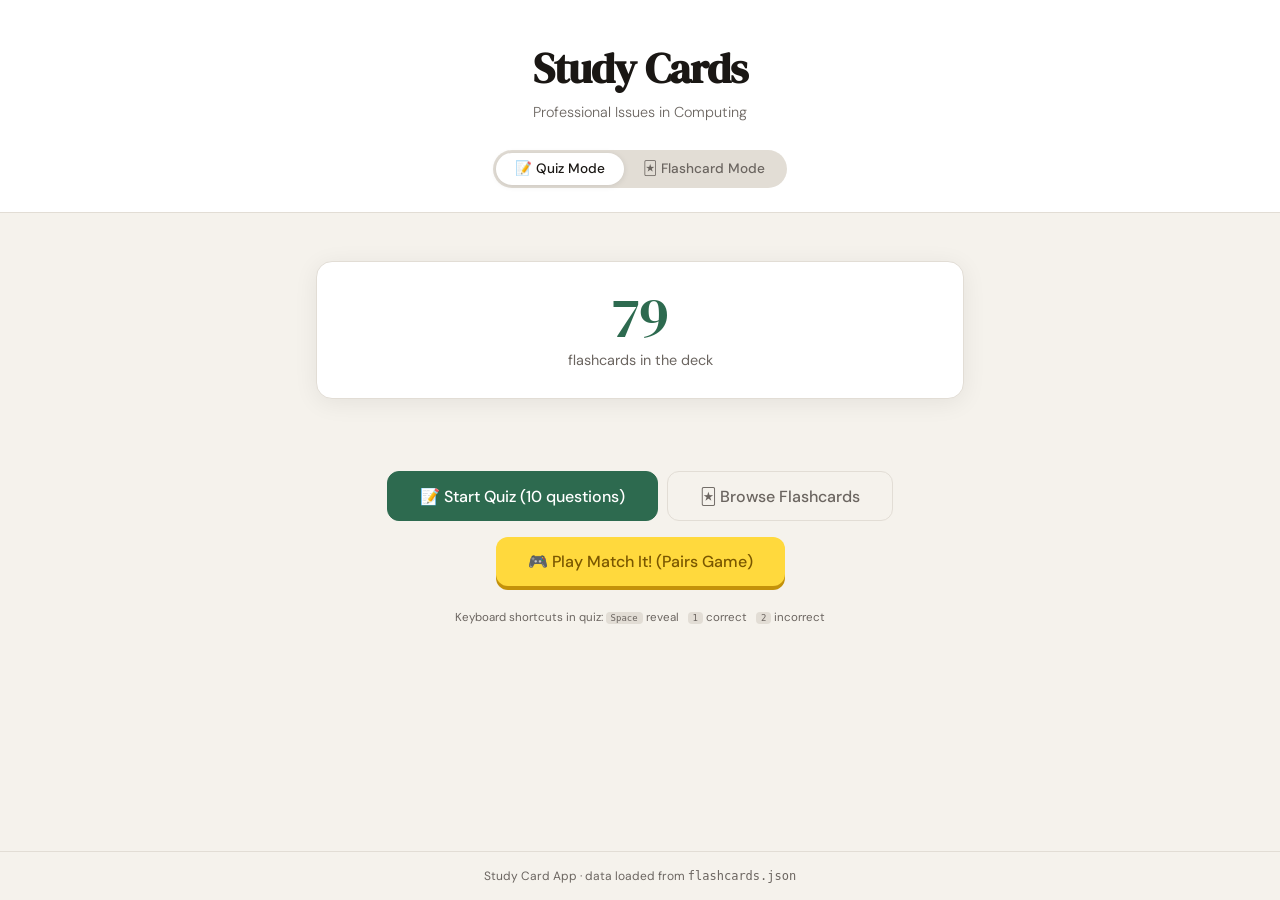
<file: index.html>
<!DOCTYPE html>
<html lang="en">
<head>
  <meta charset="UTF-8" />
  <meta name="viewport" content="width=device-width, initial-scale=1.0" />
  <title>Flashcard Study App</title>

  <!-- Our stylesheet -->
  <link rel="stylesheet" href="style.css" />
</head>
<body>

  <!-- ══════════════════════════════════════════════════════════
       HEADER
       Contains the app title and the Quiz / Flashcard mode toggle.
  ══════════════════════════════════════════════════════════ -->
  <header>
    <h1>Study Cards</h1>
    <p class="subtitle">Professional Issues in Computing</p>

    <!-- Mode toggle — switches between Quiz and Flashcard mode -->
    <div class="mode-toggle" role="group" aria-label="App mode">
      <button id="toggle-quiz" class="active" aria-pressed="true">📝 Quiz Mode</button>
      <button id="toggle-fc"   aria-pressed="false">🃏 Flashcard Mode</button>
    </div>
  </header>

  <!-- ══════════════════════════════════════════════════════════
       MAIN CONTENT AREA
       All screens live inside <main>. Only one is visible at a
       time — controlled by the "active" class in script.js.
  ══════════════════════════════════════════════════════════ -->
  <main>

    <!-- ─────────────────────────────────────────────────────────
         HOME SCREEN  (#home-screen)
         Shown when the app first loads.
    ───────────────────────────────────────────────────────── -->
    <section class="screen active" id="home-screen" aria-label="Home">

      <div class="home-screen">

        <!-- Deck info panel -->
        <div class="deck-info" id="deck-info">
          <div class="count" id="deck-count">…</div>
          <p>flashcards in the deck</p>
        </div>

        <!-- Last score (loaded from localStorage by script.js) -->
        <p class="last-score-banner" id="last-score" aria-live="polite"></p>

        <!-- Action buttons -->
        <div class="btn-row">
          <button class="btn btn-accent btn-lg" id="start-quiz-btn">
            📝 Start Quiz (10 questions)
          </button>
          <button class="btn btn-ghost btn-lg" id="browse-fc-btn">
            🃏 Browse Flashcards
          </button>
        </div>

        <!-- Link to the matching pairs game -->
        <div class="btn-row mt-2">
          <a href="match.html" class="btn btn-lg"
             style="background:#ffd93d;color:#7a5700;border:none;text-decoration:none;box-shadow:0 4px 0 #c4920a;">
            🎮 Play Match It! (Pairs Game)
          </a>
        </div>

        <!-- Keyboard shortcut legend (quiz mode) -->
        <p class="kbd-hint mt-3">
          Keyboard shortcuts in quiz:
          <kbd>Space</kbd> reveal &nbsp;
          <kbd>1</kbd> correct &nbsp;
          <kbd>2</kbd> incorrect
        </p>
      </div>

    </section><!-- /#home-screen -->


    <!-- ─────────────────────────────────────────────────────────
         QUIZ SCREEN  (#quiz-screen)
         Shown during an active quiz round.
    ───────────────────────────────────────────────────────── -->
    <section class="screen" id="quiz-screen" aria-label="Quiz">

      <!-- Progress bar -->
      <div class="progress-wrap" role="progressbar" aria-valuemin="0" aria-valuemax="100">
        <div class="progress-meta">
          <span id="progress-label">Question 1 of 10</span>
          <span>Q <strong id="question-num">1</strong></span>
        </div>
        <div class="progress-track">
          <div class="progress-fill" id="progress-fill"></div>
        </div>
      </div>

      <!-- Live score chips -->
      <div class="score-chips">
        <div class="chip correct">  ✓ <span id="correct-count">0</span>  correct</div>
        <div class="chip incorrect">✗ <span id="incorrect-count">0</span> incorrect</div>
      </div>

      <!-- Question card (not flippable — flip is for flashcard mode only) -->
      <div class="card-wrap quiz-card-wrap" aria-live="polite">
        <div class="card" id="quiz-card">
          <div class="card-face front">
            <span class="card-label">Question</span>
            <p class="card-text" id="quiz-card-text"></p>
          </div>
        </div>
      </div>

      <!-- Optional: user types their own answer before revealing -->
      <div class="answer-section">
        <textarea
          id="user-answer"
          placeholder="(Optional) type your answer here, then click Reveal…"
          aria-label="Your answer"
          rows="3"
        ></textarea>
      </div>

      <!-- Reveal answer button (hidden after reveal) -->
      <div class="btn-row mb-1">
        <button class="btn btn-warn btn-full" id="reveal-btn">
          💡 Reveal Answer &nbsp;<kbd>Space</kbd>
        </button>
      </div>

      <!-- Correct answer box (shown after reveal) -->
      <div class="revealed-answer" id="revealed-answer" aria-live="assertive">
        <strong>Correct Answer</strong>
        <span id="revealed-text"></span>
      </div>

      <!-- Judge buttons (shown after reveal) -->
      <div class="btn-row-judge hidden" id="judge-section">
        <button class="btn btn-correct" id="btn-correct">
          ✓ Correct &nbsp;<kbd>1</kbd>
        </button>
        <button class="btn btn-incorrect" id="btn-incorrect">
          ✗ Incorrect &nbsp;<kbd>2</kbd>
        </button>
      </div>

    </section><!-- /#quiz-screen -->


    <!-- ─────────────────────────────────────────────────────────
         RESULTS SCREEN  (#results-screen)
         Shown after the last question of a quiz round.
    ───────────────────────────────────────────────────────── -->
    <section class="screen results-screen" id="results-screen" aria-label="Results">

      <!-- Progress bar (fills to 100% on completion) -->
      <div class="progress-wrap">
        <div class="progress-meta">
          <span id="progress-label-results">Complete!</span>
        </div>
        <div class="progress-track">
          <div class="progress-fill" id="progress-fill-results" style="width:100%"></div>
        </div>
      </div>

      <h2>Quiz Complete 🎉</h2>

      <!-- Big score display -->
      <div class="big-score" id="big-score">—</div>
      <p class="pct" id="big-pct"></p>

      <!-- Breakdown grid -->
      <div class="results-breakdown">
        <div class="breakdown-item c">
          <div class="val" id="res-correct">—</div>
          <div class="lbl">Correct</div>
        </div>
        <div class="breakdown-item i">
          <div class="val" id="res-incorrect">—</div>
          <div class="lbl">Incorrect</div>
        </div>
      </div>

      <!-- Action buttons -->
      <div class="btn-row">
        <button class="btn btn-accent btn-lg" id="new-quiz-btn">🔄 Start New Quiz</button>
        <button class="btn btn-ghost"         id="go-home-btn"> 🏠 Home</button>
      </div>

    </section><!-- /#results-screen -->


    <!-- ─────────────────────────────────────────────────────────
         FLASHCARD SCREEN  (#fc-screen)
         Browse-all-cards study mode with flip animation.
    ───────────────────────────────────────────────────────── -->
    <section class="screen" id="fc-screen" aria-label="Flashcard browse">

      <!-- Counter + shuffle -->
      <div class="fc-nav">
        <span class="fc-counter" id="fc-counter">1 / …</span>
        <button class="btn btn-ghost" id="fc-shuffle">🔀 Shuffle</button>
      </div>

      <!-- Flippable card — click to flip (see CSS .card.flipped) -->
      <div class="card-wrap" id="fc-card-wrap" aria-label="Click card to flip">
        <div class="card" id="fc-card">

          <!-- FRONT: Question -->
          <div class="card-face front">
            <span class="card-label">Question</span>
            <p class="card-text" id="fc-question"></p>
            <p class="flip-hint">Click card to reveal answer</p>
          </div>

          <!-- BACK: Answer -->
          <div class="card-face back">
            <span class="card-label">Answer</span>
            <p class="card-text" id="fc-answer"></p>
          </div>

        </div>
      </div>

      <!-- Keyboard hint -->
      <p class="kbd-hint mb-1">
        <kbd>Space</kbd> flip &nbsp;
        <kbd>←</kbd> prev &nbsp;
        <kbd>→</kbd> next
      </p>

      <!-- Navigation buttons -->
      <div class="btn-row mt-2">
        <button class="btn btn-ghost"   id="fc-prev">← Prev</button>
        <button class="btn btn-primary" id="fc-next">Next →</button>
      </div>

      <div class="btn-row mt-2">
        <button class="btn btn-ghost" id="fc-home-btn">🏠 Back to Home</button>
      </div>

    </section><!-- /#fc-screen -->

  </main><!-- /main -->


  <!-- ══════════════════════════════════════════════════════════
       FOOTER
  ══════════════════════════════════════════════════════════ -->
  <footer>
    Study Card App · data loaded from <code>flashcards.json</code>
  </footer>

  <!-- Our JavaScript (loaded at the bottom so the DOM is ready) -->
  <script src="script.js"></script>

</body>
</html>
</file>
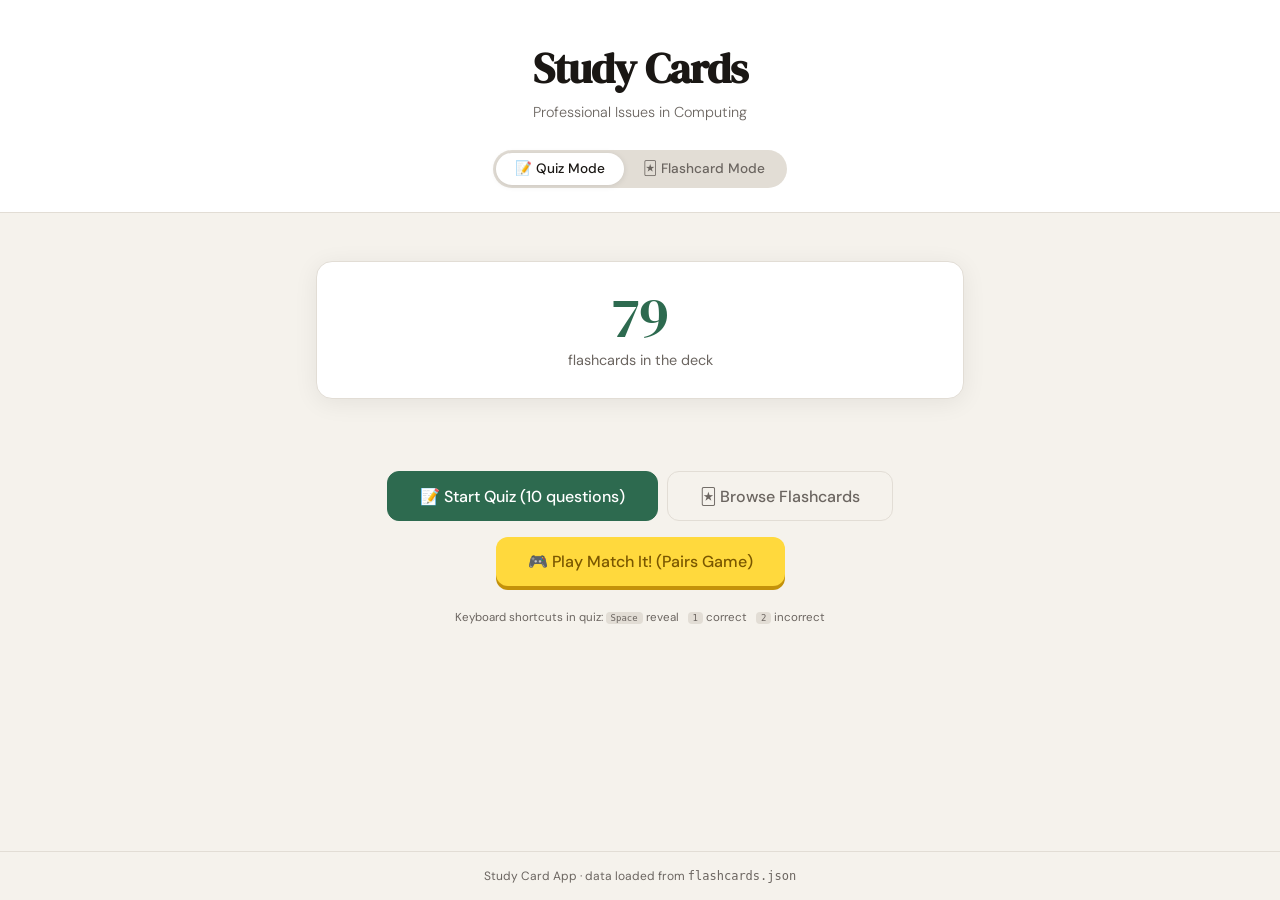
<file: index (2).html>
<!DOCTYPE html>
<html lang="en">
<head>
  <meta charset="UTF-8" />
  <meta name="viewport" content="width=device-width, initial-scale=1.0" />
  <title>Flashcard Study App</title>

  <!-- Our stylesheet -->
  <link rel="stylesheet" href="style.css" />
</head>
<body>

  <!-- ══════════════════════════════════════════════════════════
       HEADER
       Contains the app title and the Quiz / Flashcard mode toggle.
  ══════════════════════════════════════════════════════════ -->
  <header>
    <h1>Study Cards</h1>
    <p class="subtitle">Professional Issues in Computing</p>

    <!-- Mode toggle — switches between Quiz and Flashcard mode -->
    <div class="mode-toggle" role="group" aria-label="App mode">
      <button id="toggle-quiz" class="active" aria-pressed="true">📝 Quiz Mode</button>
      <button id="toggle-fc"   aria-pressed="false">🃏 Flashcard Mode</button>
    </div>
  </header>

  <!-- ══════════════════════════════════════════════════════════
       MAIN CONTENT AREA
       All screens live inside <main>. Only one is visible at a
       time — controlled by the "active" class in script.js.
  ══════════════════════════════════════════════════════════ -->
  <main>

    <!-- ─────────────────────────────────────────────────────────
         HOME SCREEN  (#home-screen)
         Shown when the app first loads.
    ───────────────────────────────────────────────────────── -->
    <section class="screen active" id="home-screen" aria-label="Home">

      <div class="home-screen">

        <!-- Deck info panel -->
        <div class="deck-info" id="deck-info">
          <div class="count" id="deck-count">…</div>
          <p>flashcards in the deck</p>
        </div>

        <!-- Last score (loaded from localStorage by script.js) -->
        <p class="last-score-banner" id="last-score" aria-live="polite"></p>

        <!-- Action buttons -->
        <div class="btn-row">
          <button class="btn btn-accent btn-lg" id="start-quiz-btn">
            📝 Start Quiz (10 questions)
          </button>
          <button class="btn btn-ghost btn-lg" id="browse-fc-btn">
            🃏 Browse Flashcards
          </button>
        </div>

        <!-- Link to the matching pairs game -->
        <div class="btn-row mt-2">
          <a href="match.html" class="btn btn-lg"
             style="background:#ffd93d;color:#7a5700;border:none;text-decoration:none;box-shadow:0 4px 0 #c4920a;">
            🎮 Play Match It! (Pairs Game)
          </a>
        </div>

        <!-- Keyboard shortcut legend (quiz mode) -->
        <p class="kbd-hint mt-3">
          Keyboard shortcuts in quiz:
          <kbd>Space</kbd> reveal &nbsp;
          <kbd>1</kbd> correct &nbsp;
          <kbd>2</kbd> incorrect
        </p>
      </div>

    </section><!-- /#home-screen -->


    <!-- ─────────────────────────────────────────────────────────
         QUIZ SCREEN  (#quiz-screen)
         Shown during an active quiz round.
    ───────────────────────────────────────────────────────── -->
    <section class="screen" id="quiz-screen" aria-label="Quiz">

      <!-- Progress bar -->
      <div class="progress-wrap" role="progressbar" aria-valuemin="0" aria-valuemax="100">
        <div class="progress-meta">
          <span id="progress-label">Question 1 of 10</span>
          <span>Q <strong id="question-num">1</strong></span>
        </div>
        <div class="progress-track">
          <div class="progress-fill" id="progress-fill"></div>
        </div>
      </div>

      <!-- Live score chips -->
      <div class="score-chips">
        <div class="chip correct">  ✓ <span id="correct-count">0</span>  correct</div>
        <div class="chip incorrect">✗ <span id="incorrect-count">0</span> incorrect</div>
      </div>

      <!-- Question card (not flippable — flip is for flashcard mode only) -->
      <div class="card-wrap quiz-card-wrap" aria-live="polite">
        <div class="card" id="quiz-card">
          <div class="card-face front">
            <span class="card-label">Question</span>
            <p class="card-text" id="quiz-card-text"></p>
          </div>
        </div>
      </div>

      <!-- Optional: user types their own answer before revealing -->
      <div class="answer-section">
        <textarea
          id="user-answer"
          placeholder="(Optional) type your answer here, then click Reveal…"
          aria-label="Your answer"
          rows="3"
        ></textarea>
      </div>

      <!-- Reveal answer button (hidden after reveal) -->
      <div class="btn-row mb-1">
        <button class="btn btn-warn btn-full" id="reveal-btn">
          💡 Reveal Answer &nbsp;<kbd>Space</kbd>
        </button>
      </div>

      <!-- Correct answer box (shown after reveal) -->
      <div class="revealed-answer" id="revealed-answer" aria-live="assertive">
        <strong>Correct Answer</strong>
        <span id="revealed-text"></span>
      </div>

      <!-- Judge buttons (shown after reveal) -->
      <div class="btn-row-judge hidden" id="judge-section">
        <button class="btn btn-correct" id="btn-correct">
          ✓ Correct &nbsp;<kbd>1</kbd>
        </button>
        <button class="btn btn-incorrect" id="btn-incorrect">
          ✗ Incorrect &nbsp;<kbd>2</kbd>
        </button>
      </div>

    </section><!-- /#quiz-screen -->


    <!-- ─────────────────────────────────────────────────────────
         RESULTS SCREEN  (#results-screen)
         Shown after the last question of a quiz round.
    ───────────────────────────────────────────────────────── -->
    <section class="screen results-screen" id="results-screen" aria-label="Results">

      <!-- Progress bar (fills to 100% on completion) -->
      <div class="progress-wrap">
        <div class="progress-meta">
          <span id="progress-label-results">Complete!</span>
        </div>
        <div class="progress-track">
          <div class="progress-fill" id="progress-fill-results" style="width:100%"></div>
        </div>
      </div>

      <h2>Quiz Complete 🎉</h2>

      <!-- Big score display -->
      <div class="big-score" id="big-score">—</div>
      <p class="pct" id="big-pct"></p>

      <!-- Breakdown grid -->
      <div class="results-breakdown">
        <div class="breakdown-item c">
          <div class="val" id="res-correct">—</div>
          <div class="lbl">Correct</div>
        </div>
        <div class="breakdown-item i">
          <div class="val" id="res-incorrect">—</div>
          <div class="lbl">Incorrect</div>
        </div>
      </div>

      <!-- Action buttons -->
      <div class="btn-row">
        <button class="btn btn-accent btn-lg" id="new-quiz-btn">🔄 Start New Quiz</button>
        <button class="btn btn-ghost"         id="go-home-btn"> 🏠 Home</button>
      </div>

    </section><!-- /#results-screen -->


    <!-- ─────────────────────────────────────────────────────────
         FLASHCARD SCREEN  (#fc-screen)
         Browse-all-cards study mode with flip animation.
    ───────────────────────────────────────────────────────── -->
    <section class="screen" id="fc-screen" aria-label="Flashcard browse">

      <!-- Counter + shuffle -->
      <div class="fc-nav">
        <span class="fc-counter" id="fc-counter">1 / …</span>
        <button class="btn btn-ghost" id="fc-shuffle">🔀 Shuffle</button>
      </div>

      <!-- Flippable card — click to flip (see CSS .card.flipped) -->
      <div class="card-wrap" id="fc-card-wrap" aria-label="Click card to flip">
        <div class="card" id="fc-card">

          <!-- FRONT: Question -->
          <div class="card-face front">
            <span class="card-label">Question</span>
            <p class="card-text" id="fc-question"></p>
            <p class="flip-hint">Click card to reveal answer</p>
          </div>

          <!-- BACK: Answer -->
          <div class="card-face back">
            <span class="card-label">Answer</span>
            <p class="card-text" id="fc-answer"></p>
          </div>

        </div>
      </div>

      <!-- Keyboard hint -->
      <p class="kbd-hint mb-1">
        <kbd>Space</kbd> flip &nbsp;
        <kbd>←</kbd> prev &nbsp;
        <kbd>→</kbd> next
      </p>

      <!-- Navigation buttons -->
      <div class="btn-row mt-2">
        <button class="btn btn-ghost"   id="fc-prev">← Prev</button>
        <button class="btn btn-primary" id="fc-next">Next →</button>
      </div>

      <div class="btn-row mt-2">
        <button class="btn btn-ghost" id="fc-home-btn">🏠 Back to Home</button>
      </div>

    </section><!-- /#fc-screen -->

  </main><!-- /main -->


  <!-- ══════════════════════════════════════════════════════════
       FOOTER
  ══════════════════════════════════════════════════════════ -->
  <footer>
    Study Card App · data loaded from <code>flashcards.json</code>
  </footer>

  <!-- Our JavaScript (loaded at the bottom so the DOM is ready) -->
  <script src="script.js"></script>

</body>
</html>
</file>
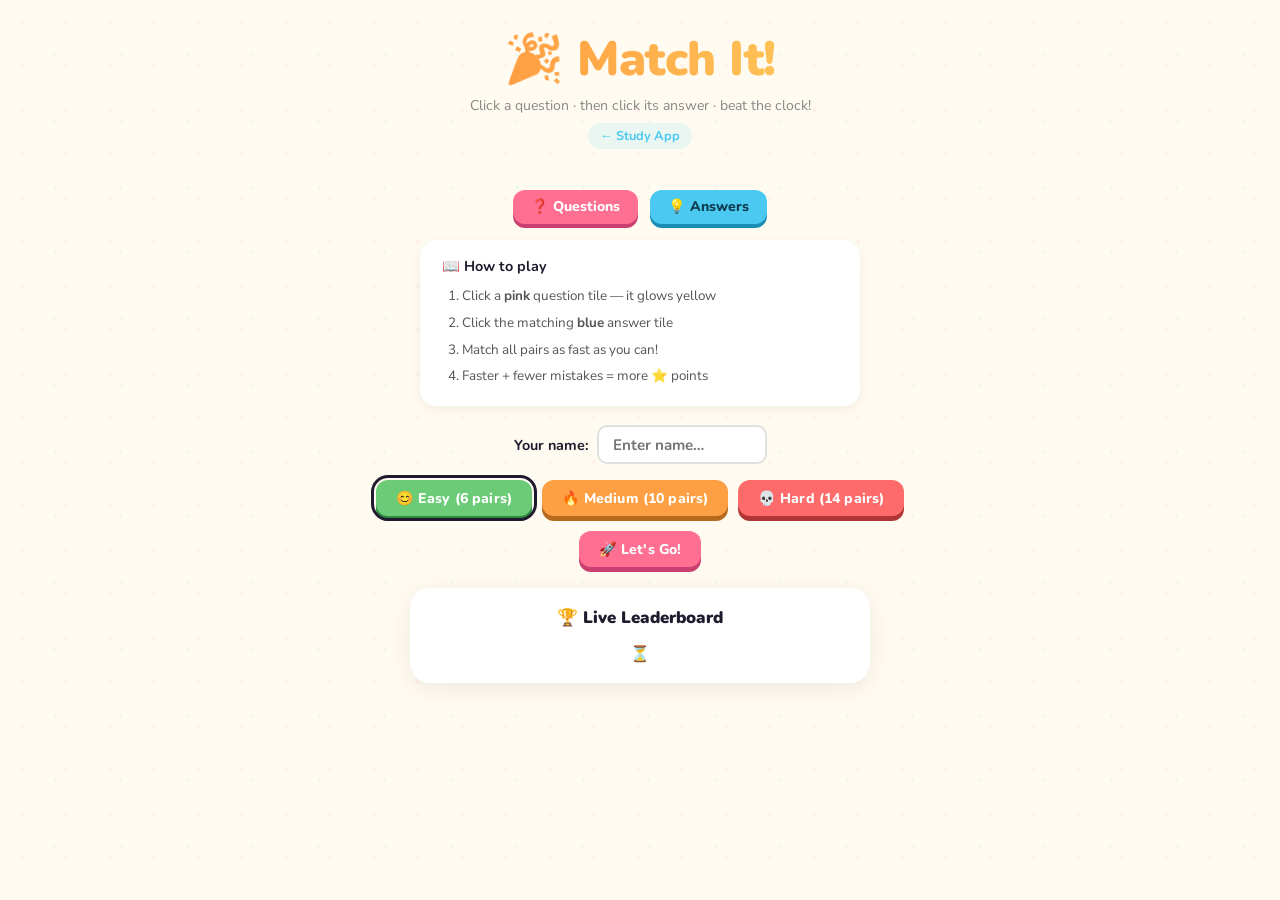
<file: match.html>
<!DOCTYPE html>
<html lang="en">
<head>
  <meta charset="UTF-8" />
  <meta name="viewport" content="width=device-width, initial-scale=1.0" />
  <title>Match It! 🎉</title>
  <link href="https://fonts.googleapis.com/css2?family=Nunito:wght@700;800;900&family=Nunito+Sans:wght@400;600;700&display=swap" rel="stylesheet" />
  <style>
    /* =============================================
       TOKENS
    ============================================= */
    :root {
      --q-bg:      #ff6f91;   /* pink  — questions */
      --q-dark:    #c94070;
      --q-text:    #fff;
      --a-bg:      #4cc9f0;   /* blue  — answers   */
      --a-dark:    #1a8db5;
      --a-text:    #0d3b4f;
      --sel:       #ffe066;   /* yellow ring when selected */
      --matched-bg:#b7f0bc;
      --matched-bd:#52b758;
      --wrong-bg:  #ffd6d6;
      --bg:        #fffbf0;
      --surface:   #ffffff;
      --ink:       #1e1b2e;
      --ink-soft:  #888;
      --radius:    16px;
      --fh: 'Nunito', sans-serif;
      --fb: 'Nunito Sans', sans-serif;
    }

    *, *::before, *::after { box-sizing: border-box; margin: 0; padding: 0; }

    body {
      font-family: var(--fb);
      background: var(--bg);
      color: var(--ink);
      min-height: 100vh;
      background-image:
        radial-gradient(circle, rgba(255,111,145,.07) 2px, transparent 2px),
        radial-gradient(circle, rgba(76,201,240,.07)  2px, transparent 2px);
      background-size: 44px 44px, 66px 66px;
      background-position: 0 0, 22px 22px;
    }

    /* =============================================
       HEADER
    ============================================= */
    header {
      text-align: center;
      padding: 1.6rem 1rem 0.8rem;
    }

    header h1 {
      font-family: var(--fh); font-weight: 900;
      font-size: clamp(2rem, 5vw, 3rem);
      background: linear-gradient(90deg,#ff6f91,#ff9f43,#ffe066,#6bcb77,#4cc9f0,#a29bfe);
      -webkit-background-clip: text; -webkit-text-fill-color: transparent;
      background-clip: text; background-size: 200%;
      animation: rainbow 4s linear infinite; letter-spacing: -.01em;
    }
    @keyframes rainbow { to { background-position: 200% 50%; } }

    header p { font-size:.88rem; color:var(--ink-soft); margin-top:.25rem; }

    .back-link {
      display: inline-flex; align-items: center; gap:.3rem;
      font-family: var(--fh); font-weight:700; font-size:.8rem;
      color: #4cc9f0; text-decoration:none; margin-top:.5rem;
      padding:.25rem .75rem; border-radius:99px;
      background: rgba(76,201,240,.12); transition: background .2s;
    }
    .back-link:hover { background: rgba(76,201,240,.22); }

    /* =============================================
       LAYOUT
    ============================================= */
    main { max-width: 920px; margin: 0 auto; padding: 0 1rem 5rem; }

    .screen { display:none; }
    .screen.active { display:block; }

    /* =============================================
       HOME
    ============================================= */
    .home-inner { text-align: center; padding: .8rem 0; }

    .legend {
      display:flex; gap:.8rem; justify-content:center;
      flex-wrap:wrap; margin:1rem 0;
    }
    .legend-pill {
      font-family:var(--fh); font-weight:800; font-size:.88rem;
      padding:.45rem 1.1rem; border-radius:12px;
      box-shadow: 0 4px 0 rgba(0,0,0,.12);
    }
    .legend-pill.q { background:var(--q-bg); color:var(--q-text); box-shadow:0 4px 0 var(--q-dark); }
    .legend-pill.a { background:var(--a-bg); color:var(--a-text); box-shadow:0 4px 0 var(--a-dark); }

    .how-to {
      background:var(--surface); border-radius:var(--radius);
      padding:1rem 1.4rem; margin:0 auto 1.2rem;
      max-width:440px; text-align:left;
      box-shadow:0 3px 12px rgba(0,0,0,.06);
    }
    .how-to h3 { font-family:var(--fh); font-size:.9rem; margin-bottom:.45rem; }
    .how-to ol { padding-left:1.2rem; font-size:.84rem; color:#555; line-height:2; }

    /* name input */
    .name-row {
      display:flex; align-items:center; gap:.5rem;
      justify-content:center; margin-bottom:1rem; flex-wrap:wrap;
    }
    .name-row label { font-family:var(--fh); font-weight:700; font-size:.9rem; }
    .name-row input {
      font-family:var(--fh); font-weight:700; font-size:.95rem;
      padding:.45rem .9rem; border-radius:10px;
      border:2px solid #e0e0e0; outline:none; width:170px;
      transition: border-color .2s;
    }
    .name-row input:focus { border-color:var(--q-bg); }

    /* difficulty */
    .diff-row {
      display:flex; gap:.6rem; justify-content:center;
      flex-wrap:wrap; margin-bottom:.9rem;
    }

    /* =============================================
       BUTTONS
    ============================================= */
    .btn {
      font-family:var(--fh); font-weight:800; font-size:.88rem;
      padding:.55rem 1.25rem; border:none; border-radius:12px;
      cursor:pointer; transition: transform .08s, box-shadow .08s;
      letter-spacing:.01em;
    }
    .btn:active { transform: translateY(3px); box-shadow: none !important; }
    .btn-green  { background:#6bcb77; color:#fff;     box-shadow:0 5px 0 #2d8a3e; }
    .btn-orange { background:#ff9f43; color:#fff;     box-shadow:0 5px 0 #b56a1e; }
    .btn-red    { background:#ff6b6b; color:#fff;     box-shadow:0 5px 0 #b03636; }
    .btn-blue   { background:#4cc9f0; color:#0d3b4f;  box-shadow:0 5px 0 #1a8db5; }
    .btn-pink   { background:var(--q-bg); color:#fff; box-shadow:0 5px 0 var(--q-dark); }
    .btn-ghost  { background:#f0f0f0; color:#555;     box-shadow:0 4px 0 #ccc; }
    .btn.sel    { outline:3px solid var(--ink); outline-offset:2px; }

    /* =============================================
       STATS BAR
    ============================================= */
    .stats-bar {
      display:flex; gap:.6rem; justify-content:center;
      flex-wrap:wrap; margin: .9rem 0;
    }
    .stat-pill {
      font-family:var(--fh); font-weight:800; font-size:.82rem;
      padding:.38rem .95rem; border-radius:99px;
      display:flex; align-items:center; gap:.3rem;
      box-shadow:0 3px 0 rgba(0,0,0,.1);
    }
    .sp-timer { background:#ffe066; color:#7a5700; }
    .sp-moves { background:#a29bfe; color:#fff; }
    .sp-pairs { background:#6bcb77; color:#1a4d25; }
    .sp-pts   { background:var(--q-bg); color:#fff; }

    /* =============================================
       SELECTED BANNER
    ============================================= */
    .sel-banner {
      font-family:var(--fh); font-weight:800; font-size:.88rem;
      text-align:center; min-height:1.6rem; color:var(--q-dark);
      margin:.3rem 0 .7rem;
    }

    /* =============================================
       TWO-COLUMN GRID
    ============================================= */
    #game-area { display:none; }

    .two-col {
      display:grid; grid-template-columns:1fr 1fr; gap:1rem;
    }

    .col-header {
      font-family:var(--fh); font-weight:900; font-size:.82rem;
      text-align:center; padding:.45rem; border-radius:10px;
      margin-bottom:.55rem; letter-spacing:.06em; text-transform:uppercase;
    }
    .col-header.q { background:var(--q-bg); color:var(--q-text); }
    .col-header.a { background:var(--a-bg); color:var(--a-text); }

    .tile-col { display:flex; flex-direction:column; gap:9px; }

    /* =============================================
       TILES — text only, two colours
    ============================================= */
    .tile {
      width:100%; border-radius:var(--radius); cursor:pointer;
      padding:.8rem .95rem;
      font-family:var(--fh); font-weight:800;
      font-size:clamp(.7rem,1.4vw,.88rem);
      line-height:1.35; text-align:center; border:none;
      position:relative; word-break:break-word;
      transition: transform .12s, box-shadow .12s, background .15s, opacity .15s;
      animation: tileIn .35s cubic-bezier(.34,1.56,.64,1) both;
    }
    @keyframes tileIn {
      from { opacity:0; transform:scale(.7) rotate(-3deg); }
      to   { opacity:1; transform:scale(1)  rotate(0deg); }
    }

    .tile.question {
      background:var(--q-bg); color:var(--q-text);
      box-shadow:0 5px 0 var(--q-dark);
    }
    .tile.answer {
      background:var(--a-bg); color:var(--a-text);
      box-shadow:0 5px 0 var(--a-dark);
    }

    .tile:hover:not(.matched):not(.wrong-flash) {
      transform: translateY(-3px) scale(1.02);
    }

    /* Selected (question tile) */
    .tile.selected {
      outline: 4px solid var(--sel);
      outline-offset: 2px;
      transform: translateY(-4px) scale(1.03);
      box-shadow: 0 10px 0 var(--q-dark), 0 0 0 4px var(--sel);
    }

    /* Matched */
    .tile.matched {
      background:var(--matched-bg) !important;
      color:#1a4d25 !important;
      box-shadow:0 4px 0 var(--matched-bd) !important;
      outline:none !important; cursor:default;
      animation:matchPop .4s cubic-bezier(.34,1.56,.64,1) both;
    }
    @keyframes matchPop {
      50% { transform:scale(1.1) rotate(1.5deg); }
    }
    .tile.matched::after {
      content:'✓'; position:absolute; top:4px; right:7px;
      font-size:.7rem; color:var(--matched-bd);
    }

    /* Wrong flash */
    .tile.wrong-flash {
      animation: wrongShake .45s ease both;
    }
    @keyframes wrongShake {
      0%,100% { transform:translateX(0) rotate(0); background:var(--wrong-bg); color:#c0392b; }
      25%      { transform:translateX(-7px) rotate(-2deg); }
      75%      { transform:translateX(7px)  rotate(2deg); }
    }

    /* =============================================
       VICTORY
    ============================================= */
    #victory {
      text-align:center; padding:1.2rem .5rem;
      animation:popIn .4s cubic-bezier(.34,1.56,.64,1) both;
    }
    @keyframes popIn {
      from { opacity:0; transform:scale(.7); }
      to   { opacity:1; transform:scale(1); }
    }
    .trophy { font-size:4.5rem; display:block; animation:spinB .8s ease both; }
    @keyframes spinB {
      0%  { transform:rotate(-25deg) scale(0); opacity:0; }
      70% { transform:rotate(8deg) scale(1.15); }
      100%{ transform:rotate(0) scale(1); opacity:1; }
    }
    #victory h2 {
      font-family:var(--fh); font-weight:900;
      font-size:clamp(1.6rem,4vw,2.5rem);
      background:linear-gradient(90deg,#ff6f91,#ff9f43,#ffe066);
      -webkit-background-clip:text; -webkit-text-fill-color:transparent;
      background-clip:text; margin:.35rem 0;
    }
    .star-row { font-size:2rem; letter-spacing:.08em; margin:.3rem 0 1rem; }

    .win-grid {
      display:grid; grid-template-columns:repeat(3,1fr);
      gap:.65rem; max-width:380px; margin:0 auto 1.3rem;
    }
    .win-box {
      background:var(--surface); border-radius:14px;
      padding:.85rem .4rem; box-shadow:0 4px 0 rgba(0,0,0,.07);
    }
    .win-box .v { font-family:var(--fh); font-weight:900; font-size:1.6rem; display:block; }
    .win-box .l { font-size:.7rem; color:var(--ink-soft); }

    .win-actions { display:flex; gap:.7rem; justify-content:center; flex-wrap:wrap; }

    /* =============================================
       LEADERBOARD
    ============================================= */
    .lb-wrap {
      background:var(--surface); border-radius:20px;
      padding:1.1rem 1.3rem; margin:1.3rem auto 0;
      max-width:460px; box-shadow:0 6px 24px rgba(0,0,0,.07);
    }
    .lb-wrap h3 {
      font-family:var(--fh); font-weight:900; font-size:1.05rem;
      text-align:center; margin-bottom:.9rem;
    }
    .lb-row {
      display:grid; grid-template-columns:2.2rem 1fr auto;
      align-items:center; gap:.55rem;
      padding:.5rem .4rem; border-radius:10px;
      font-family:var(--fh); font-weight:800; font-size:.88rem;
      margin-bottom:.3rem;
    }
    .lb-row:nth-child(1) { background:#fff6cc; }
    .lb-row:nth-child(2) { background:#f0f4ff; }
    .lb-row:nth-child(3) { background:#fff0f5; }
    .lb-rank { font-size:1.15rem; text-align:center; }
    .lb-name { overflow:hidden; text-overflow:ellipsis; white-space:nowrap; }
    .lb-pts  { color:var(--q-dark); font-size:.92rem; white-space:nowrap; }
    .lb-meta { font-size:.67rem; color:var(--ink-soft); font-weight:600; grid-column:2/-1; margin-top:-.15rem; }
    .lb-empty { text-align:center; color:var(--ink-soft); font-size:.88rem; padding:.5rem 0; }
    .lb-spin  { display:inline-block; animation:spin 1s linear infinite; }
    @keyframes spin { to { transform:rotate(360deg); } }

    .lb-status {
      font-family:var(--fh); font-weight:800; font-size:.9rem;
      text-align:center; color:var(--q-dark);
      min-height:1.3em; margin-bottom:.8rem;
    }

    /* =============================================
       CONFETTI
    ============================================= */
    #confetti-canvas {
      position:fixed; inset:0;
      pointer-events:none; z-index:999;
    }

    /* =============================================
       RESPONSIVE
    ============================================= */
    @media (max-width:480px) {
      .two-col { gap:.5rem; }
      .tile { font-size:.67rem; padding:.65rem .55rem; border-radius:12px; }
    }
    @media (max-width:340px) {
      .two-col { grid-template-columns:1fr; }
    }
  </style>
</head>
<body>
<canvas id="confetti-canvas"></canvas>

<header>
  <h1>🎉 Match It!</h1>
  <p>Click a question · then click its answer · beat the clock!</p>
  <a class="back-link" href="index.html">← Study App</a>
</header>

<main>

  <!-- ════════════════════════════
       HOME SCREEN
  ════════════════════════════ -->
  <section class="screen active" id="home-screen">
    <div class="home-inner">

      <div class="legend">
        <div class="legend-pill q">❓ Questions</div>
        <div class="legend-pill a">💡 Answers</div>
      </div>

      <div class="how-to">
        <h3>📖 How to play</h3>
        <ol>
          <li>Click a <strong>pink</strong> question tile — it glows yellow</li>
          <li>Click the matching <strong>blue</strong> answer tile</li>
          <li>Match all pairs as fast as you can!</li>
          <li>Faster + fewer mistakes = more ⭐ points</li>
        </ol>
      </div>

      <div class="name-row">
        <label for="player-name">Your name:</label>
        <input id="player-name" type="text" maxlength="18" placeholder="Enter name…" />
      </div>

      <div class="diff-row">
        <button class="btn btn-green sel"  id="diff-easy"   onclick="setDiff('easy')">  😊 Easy (6 pairs)</button>
        <button class="btn btn-orange"      id="diff-medium" onclick="setDiff('medium')">🔥 Medium (10 pairs)</button>
        <button class="btn btn-red"         id="diff-hard"   onclick="setDiff('hard')">  💀 Hard (14 pairs)</button>
      </div>

      <div class="diff-row">
        <button class="btn btn-pink" onclick="startGame()">🚀 Let's Go!</button>
      </div>

      <div class="lb-wrap">
        <h3>🏆 Live Leaderboard</h3>
        <div id="home-lb"><span class="lb-spin">⏳</span></div>
      </div>

    </div>
  </section>

  <!-- ════════════════════════════
       GAME SCREEN
  ════════════════════════════ -->
  <section class="screen" id="game-screen">

    <div class="stats-bar">
      <div class="stat-pill sp-timer">⏱ <span id="timer-display">0:00</span></div>
      <div class="stat-pill sp-moves">🖱 <span id="moves-display">0</span> moves</div>
      <div class="stat-pill sp-pairs">✅ <span id="pairs-display">0</span> / <span id="pairs-total">0</span></div>
      <div class="stat-pill sp-pts">⭐ <span id="score-display">0</span> pts</div>
    </div>

    <div class="sel-banner" id="sel-banner">👆 Click a pink question to start!</div>

    <div id="game-area">
      <div class="two-col">
        <div>
          <div class="col-header q">❓ Questions</div>
          <div class="tile-col" id="q-col"></div>
        </div>
        <div>
          <div class="col-header a">💡 Answers</div>
          <div class="tile-col" id="a-col"></div>
        </div>
      </div>
    </div>

  </section>

  <!-- ════════════════════════════
       VICTORY SCREEN
  ════════════════════════════ -->
  <section class="screen" id="victory-screen">
    <div id="victory">
      <span class="trophy">🏆</span>
      <div class="star-row" id="star-row"></div>
      <h2 id="win-headline">You matched them all!</h2>

      <div class="win-grid">
        <div class="win-box"><span class="v" id="win-time">—</span><span class="l">⏱ Time</span></div>
        <div class="win-box"><span class="v" id="win-moves">—</span><span class="l">🖱 Moves</span></div>
        <div class="win-box"><span class="v" id="win-score">—</span><span class="l">⭐ Points</span></div>
      </div>

      <div class="lb-status" id="lb-status"></div>

      <div class="win-actions">
        <button class="btn btn-pink" onclick="startGame()">🔄 Play Again</button>
        <button class="btn btn-blue" onclick="showHome()"> 🏠 Home</button>
      </div>

      <div class="lb-wrap">
        <h3>🏆 Live Leaderboard</h3>
        <div id="win-lb"><span class="lb-spin">⏳</span></div>
      </div>
    </div>
  </section>

</main>

<script>
/* ============================================================
   MATCH IT! — GAME + SHARED LIVE LEADERBOARD
   ============================================================

   GAME:
   All tiles are visible text from the start. No flipping.
   Pink tiles = Questions.  Blue tiles = Answers.
   Click a question (it gets a glowing yellow ring), then click
   its matching answer. Wrong pair = brief red shake. Right pair
   = green matched state.

   SCORING:
   score += max(50, BASE − seconds×TIME_PEN − moves×MOVE_PEN) / pairs
   Each correct match awards a share of the total points,
   so slow/sloppy play accumulates less.

   LEADERBOARD:
   Uses window.storage with shared=true so every user on
   every device can see the same top-3 scores.
   Key: 'matchit_leaderboard_v2'
   Value: JSON array sorted by score desc (max 3 entries).
   ============================================================ */

/* ── CONSTANTS ─────────────────────────────────── */
const PAIRS     = { easy:6, medium:10, hard:14 };
const BASE      = { easy:2000, medium:3500, hard:5500 };
const T_PEN     = { easy:8,    medium:6,    hard:5 };   // pts lost per second
const M_PEN     = { easy:30,   medium:25,   hard:20 };  // pts lost per extra move
const STAR_T    = { easy:[25,50,99], medium:[50,100,200], hard:[70,140,280] };
const LB_KEY    = 'matchit_leaderboard_v2';
const TOP_N     = 3;
const MEDALS    = ['🥇','🥈','🥉'];
const DIFF_ICON = { easy:'😊', medium:'🔥', hard:'💀' };
const CHEERS    = ['🎉 Match!','✨ Yes!','🔥 Boom!','💥 Nice!','⚡ Got it!','🌟 Woah!'];

/* ── STATE ─────────────────────────────────────── */
let allCards = [], gamePairs = [];
let selectedQ  = null;   // currently selected question tile
let matched    = 0, totalPairs = 0, moves = 0, score = 0;
let secs       = 0, timerInt = null, locked = false;
let diff       = 'easy', playerName = '';
let cheerI     = 0;

/* ── LOAD CARDS ────────────────────────────────── */
async function loadCards() {
  try {
    const r = await fetch('flashcards.json');
    allCards = await r.json();
  } catch(e) {
    alert('⚠️ Cannot load flashcards.json — use a local server (python3 -m http.server)');
  }
  renderLB('home-lb');
}

/* ── HELPERS ───────────────────────────────────── */
function shuffle(arr) {
  const a = [...arr];
  for (let i = a.length-1; i>0; i--) {
    const j = 0|Math.random()*(i+1);
    [a[i],a[j]] = [a[j],a[i]];
  }
  return a;
}
function fmt(s) { return ~~(s/60)+':'+String(s%60).padStart(2,'0'); }
function esc(s) {
  return String(s)
    .replace(/&/g,'&amp;').replace(/</g,'&lt;')
    .replace(/>/g,'&gt;').replace(/"/g,'&quot;');
}

/* ── SCREEN ROUTING ────────────────────────────── */
function showScreen(id) {
  document.querySelectorAll('.screen').forEach(s=>s.classList.remove('active'));
  document.getElementById(id).classList.add('active');
}
function showHome() {
  clearInterval(timerInt);
  renderLB('home-lb');
  showScreen('home-screen');
}

/* ── DIFFICULTY ────────────────────────────────── */
function setDiff(d) {
  diff = d;
  ['easy','medium','hard'].forEach(x =>
    document.getElementById('diff-'+x).classList.toggle('sel', x===d));
}

/* ── START ─────────────────────────────────────── */
function startGame() {
  if (!allCards.length) { alert('Still loading cards…'); return; }
  playerName = document.getElementById('player-name').value.trim() || 'Anonymous';
  const n  = PAIRS[diff];
  gamePairs   = shuffle(allCards).slice(0, Math.min(n, allCards.length));
  totalPairs  = gamePairs.length;
  matched = moves = score = secs = 0;
  selectedQ = null; locked = false; cheerI = 0;

  clearInterval(timerInt);
  timerInt = setInterval(()=>{
    secs++;
    document.getElementById('timer-display').textContent = fmt(secs);
  },1000);

  updateStats();
  banner('👆 Click a pink question to start!');
  buildGrid();
  showScreen('game-screen');
}

/* ── BUILD GRID ────────────────────────────────── */
function buildGrid() {
  const qCol = document.getElementById('q-col');
  const aCol = document.getElementById('a-col');
  qCol.innerHTML = aCol.innerHTML = '';

  /* Shuffle questions and answers independently so they never line up */
  const qOrder = shuffle(gamePairs.map((_,i)=>i));
  const aOrder = shuffle(gamePairs.map((_,i)=>i));

  qOrder.forEach((pid,pos) => {
    const t = tile(gamePairs[pid].question, 'question', pid, pos);
    t.addEventListener('click', ()=>onQ(t));
    qCol.appendChild(t);
  });
  aOrder.forEach((pid,pos) => {
    const t = tile(gamePairs[pid].answer, 'answer', pid, pos);
    t.addEventListener('click', ()=>onA(t));
    aCol.appendChild(t);
  });

  document.getElementById('game-area').style.display = 'block';
  document.getElementById('pairs-total').textContent = totalPairs;
}

function tile(text, type, pid, pos) {
  const d = document.createElement('div');
  d.className = 'tile ' + type;
  d.dataset.pid = pid;
  d.style.animationDelay = (pos*.07)+'s';
  d.setAttribute('role','button');
  d.textContent = text;
  return d;
}

/* ── QUESTION CLICK ────────────────────────────── */
function onQ(t) {
  if (locked || t.classList.contains('matched')) return;
  if (selectedQ === t) {           // tap same Q to deselect
    selectedQ.classList.remove('selected');
    selectedQ = null;
    banner('👆 Click a pink question to start!');
    return;
  }
  if (selectedQ) selectedQ.classList.remove('selected');
  selectedQ = t;
  t.classList.add('selected');
  banner('✨ Now click the matching blue answer!');
}

/* ── ANSWER CLICK ──────────────────────────────── */
function onA(t) {
  if (locked || t.classList.contains('matched')) return;
  if (!selectedQ) { banner('⬅️ Pick a pink question first!'); return; }

  moves++;
  updateStats();

  if (+selectedQ.dataset.pid === +t.dataset.pid) {
    /* ✅ Correct match */
    selectedQ.classList.remove('selected');
    [selectedQ, t].forEach(el => el.classList.add('matched'));
    matched++;

    /* Award fractional points per pair */
    const pts = Math.max(50, BASE[diff] - secs*T_PEN[diff] - moves*M_PEN[diff]);
    score += Math.round(pts / totalPairs);

    selectedQ = null;
    updateStats();
    banner(CHEERS[cheerI++ % CHEERS.length]);

    if (matched === totalPairs) setTimeout(endGame, 600);

  } else {
    /* ❌ Wrong */
    locked = true;
    [selectedQ, t].forEach(el => el.classList.add('wrong-flash'));
    banner('❌ Nope! Try again…');
    setTimeout(()=>{
      [selectedQ, t].forEach(el => el.classList.remove('wrong-flash','selected'));
      selectedQ = null; locked = false;
      banner('👆 Click a pink question to start!');
    }, 750);
  }
}

/* ── STATS BAR ─────────────────────────────────── */
function updateStats() {
  document.getElementById('moves-display').textContent = moves;
  document.getElementById('pairs-display').textContent = matched;
  document.getElementById('score-display').textContent = score;
}
function banner(msg) { document.getElementById('sel-banner').textContent = msg; }

/* ── END GAME ──────────────────────────────────── */
async function endGame() {
  clearInterval(timerInt);

  const t      = STAR_T[diff];
  const stars  = secs <= t[0] ? 3 : secs <= t[1] ? 2 : 1;
  const headlines = ['👍 Well done!', '🎉 Great job!', '🌟 Perfect run!'];

  document.getElementById('star-row').textContent  = '⭐'.repeat(stars)+'☆'.repeat(3-stars);
  document.getElementById('win-headline').textContent = headlines[stars-1];
  document.getElementById('win-time').textContent   = fmt(secs);
  document.getElementById('win-moves').textContent  = moves;
  document.getElementById('win-score').textContent  = score;
  document.getElementById('lb-status').textContent  = '⏳ Saving score…';

  document.getElementById('victory').style.display  = 'block';
  showScreen('victory-screen');
  launchConfetti();

  const placed = await saveScore(playerName, score, secs, moves, diff);
  document.getElementById('lb-status').textContent  =
    placed ? `🎊 You made the Top ${TOP_N} leaderboard!` : `Saved! (${score} pts)`;

  renderLB('win-lb');
}

/* ── LEADERBOARD STORAGE ───────────────────────── */
async function readLB() {
  try {
    const r = await window.storage.get(LB_KEY, true);
    return r ? JSON.parse(r.value) : [];
  } catch(_) { return []; }
}
async function writeLB(data) {
  try { await window.storage.set(LB_KEY, JSON.stringify(data), true); }
  catch(e) { console.warn('LB write failed', e); }
}

/**
 * Save score. Returns true if it entered the top N.
 */
async function saveScore(name, pts, time, mv, d) {
  const board = await readLB();
  board.push({
    name, score: pts,
    time: fmt(time), moves: mv, diff: d,
    date: new Date().toLocaleDateString('en-GB',{day:'numeric',month:'short'})
  });
  board.sort((a,b) => b.score - a.score || toSecs(a.time) - toSecs(b.time));
  const top = board.slice(0, TOP_N);
  await writeLB(top);
  return top.some(e => e.name===name && e.score===pts);
}
function toSecs(t) { const [m,s]=t.split(':').map(Number); return m*60+s; }

async function renderLB(targetId) {
  const el = document.getElementById(targetId);
  if (!el) return;
  el.innerHTML = '<span class="lb-spin">⏳</span>';

  let board = [];
  for (let i=0; i<3; i++) {
    board = await readLB();
    if (board.length) break;
    await new Promise(r=>setTimeout(r,600));
  }

  if (!board.length) {
    el.innerHTML = '<div class="lb-empty">No scores yet — be the first! 🏆</div>';
    return;
  }

  el.innerHTML = board.map((e,i) => `
    <div class="lb-row">
      <div class="lb-rank">${MEDALS[i]||i+1+'.'}</div>
      <div class="lb-name">${esc(e.name)}</div>
      <div class="lb-pts">⭐ ${e.score.toLocaleString()}</div>
      <div class="lb-meta">${DIFF_ICON[e.diff]||''} ${e.diff} · ⏱ ${e.time} · ${e.date}</div>
    </div>`).join('');
}

/* ── CONFETTI ──────────────────────────────────── */
function launchConfetti() {
  const cv = document.getElementById('confetti-canvas');
  const cx = cv.getContext('2d');
  cv.width = innerWidth; cv.height = innerHeight;
  const cols = ['#ff6f91','#ffd93d','#6bcb77','#4cc9f0','#ff9f43','#a29bfe','#fd79a8','#ffe066'];
  const ps = Array.from({length:180},()=>({
    x:Math.random()*cv.width, y:-20-Math.random()*cv.height*.4,
    w:5+Math.random()*9, h:8+Math.random()*12,
    r:Math.random()*Math.PI*2, dr:(Math.random()-.5)*.18,
    dx:(Math.random()-.5)*2.5, dy:2.5+Math.random()*3.5,
    op:1, c:cols[0|Math.random()*cols.length]
  }));
  let raf;
  (function draw(){
    cx.clearRect(0,0,cv.width,cv.height);
    let alive=false;
    ps.forEach(p=>{
      p.x+=p.dx; p.y+=p.dy; p.r+=p.dr;
      if(p.y>cv.height*.65) p.op-=.018;
      if(p.op>0){
        alive=true;
        cx.save(); cx.globalAlpha=Math.max(0,p.op);
        cx.translate(p.x,p.y); cx.rotate(p.r);
        cx.fillStyle=p.c; cx.fillRect(-p.w/2,-p.h/2,p.w,p.h);
        cx.restore();
      }
    });
    if(alive) raf=requestAnimationFrame(draw);
    else cx.clearRect(0,0,cv.width,cv.height);
  })();
  setTimeout(()=>{ cancelAnimationFrame(raf); cx.clearRect(0,0,cv.width,cv.height); },4500);
}

/* ── INIT ──────────────────────────────────────── */
loadCards();
</script>
</body>
</html>
</file>
<file: style.css>
/* ============================================================
   FLASHCARD STUDY APP — STYLESHEET
   ------------------------------------------------------------
   To customise colours, edit the variables inside :root {}
   To change the font, swap the Google Fonts import URL and
   update the --font-main / --font-display variables.
   ============================================================ */

/* --- Google Fonts import --- */
@import url('https://fonts.googleapis.com/css2?family=DM+Serif+Display:ital@0;1&family=DM+Sans:wght@300;400;500;600&display=swap');

/* --- Design tokens (easy to customise) --- */
:root {
  --bg:           #f5f2ec;       /* warm off-white page background   */
  --surface:      #ffffff;       /* card / panel background           */
  --border:       #e2ddd5;       /* subtle border colour              */
  --ink:          #1a1714;       /* primary text                      */
  --ink-soft:     #6b6560;       /* secondary / muted text            */
  --accent:       #2d6a4f;       /* green — correct / primary action  */
  --accent-light: #d8f3dc;       /* light green tint                  */
  --danger:       #c1121f;       /* red — incorrect                   */
  --danger-light: #ffe5e5;       /* light red tint                    */
  --warn:         #e07a00;       /* amber — reveal answer             */
  --warn-light:   #fff3cd;       /* light amber tint                  */
  --shadow:       0 4px 24px rgba(0,0,0,0.07);
  --shadow-hover: 0 8px 32px rgba(0,0,0,0.13);
  --radius:       16px;
  --font-display: 'DM Serif Display', Georgia, serif;
  --font-main:    'DM Sans', system-ui, sans-serif;
  --transition:   0.2s ease;
}

/* --- Reset & base --- */
*, *::before, *::after { box-sizing: border-box; margin: 0; padding: 0; }

body {
  font-family: var(--font-main);
  background-color: var(--bg);
  color: var(--ink);
  min-height: 100vh;
  display: flex;
  flex-direction: column;
  align-items: center;
}

/* ============================================================
   HEADER
   ============================================================ */
header {
  width: 100%;
  text-align: center;
  padding: 2.5rem 1rem 1.5rem;
  border-bottom: 1px solid var(--border);
  background: var(--surface);
}

header h1 {
  font-family: var(--font-display);
  font-size: clamp(1.8rem, 4vw, 2.6rem);
  letter-spacing: -0.02em;
  color: var(--ink);
}

header p.subtitle {
  margin-top: 0.4rem;
  font-size: 0.9rem;
  color: var(--ink-soft);
  font-weight: 300;
}

/* ============================================================
   MODE TOGGLE
   ============================================================ */
.mode-toggle {
  display: flex;
  gap: 0;
  background: var(--border);
  border-radius: 99px;
  padding: 3px;
  margin: 1.8rem auto 0;
  width: fit-content;
}

.mode-toggle button {
  background: transparent;
  border: none;
  cursor: pointer;
  font-family: var(--font-main);
  font-size: 0.85rem;
  font-weight: 500;
  color: var(--ink-soft);
  padding: 0.45rem 1.2rem;
  border-radius: 99px;
  transition: background var(--transition), color var(--transition);
}

.mode-toggle button.active {
  background: var(--surface);
  color: var(--ink);
  box-shadow: 0 1px 6px rgba(0,0,0,0.1);
}

/* ============================================================
   MAIN WRAPPER
   ============================================================ */
main {
  width: 100%;
  max-width: 680px;
  padding: 2rem 1rem 4rem;
  flex: 1;
}

/* ============================================================
   SCREENS  (shown/hidden via JS)
   ============================================================ */
.screen { display: none; }
.screen.active { display: block; }

/* ============================================================
   HOME SCREEN
   ============================================================ */
.home-screen {
  text-align: center;
  padding-top: 1rem;
}

.home-screen .deck-info {
  background: var(--surface);
  border: 1px solid var(--border);
  border-radius: var(--radius);
  padding: 1.8rem 2rem;
  margin-bottom: 2rem;
  box-shadow: var(--shadow);
}

.home-screen .deck-info .count {
  font-family: var(--font-display);
  font-size: 3.5rem;
  color: var(--accent);
  line-height: 1;
}

.home-screen .deck-info p {
  color: var(--ink-soft);
  font-size: 0.9rem;
  margin-top: 0.3rem;
}

.last-score-banner {
  font-size: 0.85rem;
  color: var(--ink-soft);
  margin-bottom: 1.5rem;
  min-height: 1.2em;
}

.last-score-banner span {
  color: var(--accent);
  font-weight: 600;
}

/* ============================================================
   CARDS  (shared by quiz + flashcard mode)
   ============================================================ */
.card-wrap {
  perspective: 1200px;
  margin: 0 auto 1.5rem;
  min-height: 260px;
  cursor: pointer;  /* clickable only in flashcard mode */
}

/* Quiz mode cards are NOT meant to flip on click */
.quiz-card-wrap { cursor: default; }

.card {
  width: 100%;
  min-height: 260px;
  position: relative;
  transform-style: preserve-3d;
  transition: transform 0.5s cubic-bezier(0.4, 0, 0.2, 1);
  border-radius: var(--radius);
}

.card.flipped { transform: rotateY(180deg); }

.card-face {
  position: absolute;
  inset: 0;
  backface-visibility: hidden;
  -webkit-backface-visibility: hidden;
  background: var(--surface);
  border: 1px solid var(--border);
  border-radius: var(--radius);
  box-shadow: var(--shadow);
  display: flex;
  flex-direction: column;
  align-items: center;
  justify-content: center;
  padding: 2rem 2.5rem;
  text-align: center;
  transition: box-shadow var(--transition);
}

.card-wrap:hover .card-face { box-shadow: var(--shadow-hover); }

.card-face.back {
  transform: rotateY(180deg);
  background: var(--accent-light);
  border-color: #b7e4c7;
}

.card-label {
  font-size: 0.7rem;
  font-weight: 600;
  letter-spacing: 0.12em;
  text-transform: uppercase;
  color: var(--ink-soft);
  margin-bottom: 1rem;
}

.card-face.back .card-label { color: var(--accent); }

.card-text {
  font-family: var(--font-display);
  font-size: clamp(1.1rem, 2.5vw, 1.4rem);
  line-height: 1.5;
  color: var(--ink);
}

.card-face.back .card-text { color: #1b4332; }

/* Flip hint (flashcard mode only) */
.flip-hint {
  margin-top: 1rem;
  font-size: 0.75rem;
  color: var(--ink-soft);
  opacity: 0.7;
}

/* ============================================================
   PROGRESS BAR
   ============================================================ */
.progress-wrap {
  margin-bottom: 1.2rem;
}

.progress-meta {
  display: flex;
  justify-content: space-between;
  font-size: 0.78rem;
  color: var(--ink-soft);
  margin-bottom: 0.4rem;
}

.progress-track {
  height: 6px;
  background: var(--border);
  border-radius: 99px;
  overflow: hidden;
}

.progress-fill {
  height: 100%;
  background: var(--accent);
  border-radius: 99px;
  transition: width 0.4s ease;
  width: 0%;
}

/* ============================================================
   SCORE CHIPS (correct / incorrect counters during quiz)
   ============================================================ */
.score-chips {
  display: flex;
  gap: 0.6rem;
  justify-content: center;
  margin-bottom: 1.2rem;
}

.chip {
  font-size: 0.78rem;
  font-weight: 600;
  padding: 0.3rem 0.9rem;
  border-radius: 99px;
  display: flex;
  align-items: center;
  gap: 0.35rem;
}

.chip.correct  { background: var(--accent-light); color: var(--accent); }
.chip.incorrect { background: var(--danger-light); color: var(--danger); }

/* ============================================================
   ANSWER INPUT  (quiz mode)
   ============================================================ */
.answer-section {
  margin-bottom: 1rem;
}

.answer-section textarea {
  width: 100%;
  padding: 0.9rem 1rem;
  font-family: var(--font-main);
  font-size: 0.95rem;
  border: 1px solid var(--border);
  border-radius: 10px;
  background: var(--surface);
  color: var(--ink);
  resize: none;
  outline: none;
  transition: border-color var(--transition), box-shadow var(--transition);
  min-height: 80px;
}

.answer-section textarea:focus {
  border-color: var(--accent);
  box-shadow: 0 0 0 3px rgba(45,106,79,0.1);
}

/* ============================================================
   BUTTON STYLES
   ============================================================ */
.btn {
  display: inline-flex;
  align-items: center;
  justify-content: center;
  gap: 0.4rem;
  cursor: pointer;
  font-family: var(--font-main);
  font-size: 0.9rem;
  font-weight: 500;
  padding: 0.7rem 1.4rem;
  border-radius: 10px;
  border: 1px solid transparent;
  transition: background var(--transition), transform var(--transition),
              box-shadow var(--transition), opacity var(--transition);
}

.btn:active { transform: scale(0.97); }

.btn-primary {
  background: var(--ink);
  color: #fff;
  border-color: var(--ink);
}
.btn-primary:hover { background: #333; }

.btn-accent {
  background: var(--accent);
  color: #fff;
  border-color: var(--accent);
}
.btn-accent:hover { background: #235e42; }

.btn-correct {
  background: var(--accent-light);
  color: var(--accent);
  border-color: #b7e4c7;
}
.btn-correct:hover { background: #b7e4c7; }

.btn-incorrect {
  background: var(--danger-light);
  color: var(--danger);
  border-color: #f5c6c8;
}
.btn-incorrect:hover { background: #f5c6c8; }

.btn-warn {
  background: var(--warn-light);
  color: var(--warn);
  border-color: #ffd69e;
}
.btn-warn:hover { background: #ffd69e; }

.btn-ghost {
  background: transparent;
  color: var(--ink-soft);
  border-color: var(--border);
}
.btn-ghost:hover { background: var(--border); color: var(--ink); }

.btn-lg {
  font-size: 1rem;
  padding: 0.85rem 2rem;
  border-radius: 12px;
}

/* Button row helpers */
.btn-row {
  display: flex;
  gap: 0.6rem;
  flex-wrap: wrap;
  justify-content: center;
}

.btn-row-judge {
  display: grid;
  grid-template-columns: 1fr 1fr;
  gap: 0.6rem;
}

/* Full width button util */
.btn-full { width: 100%; }

/* ============================================================
   QUIZ ANSWER REVEAL  (shown after Reveal Answer is clicked)
   ============================================================ */
.revealed-answer {
  background: var(--accent-light);
  border: 1px solid #b7e4c7;
  border-radius: 10px;
  padding: 1rem 1.2rem;
  margin-bottom: 1rem;
  font-size: 0.95rem;
  color: #1b4332;
  display: none;   /* shown via JS */
}

.revealed-answer strong {
  display: block;
  font-size: 0.7rem;
  letter-spacing: 0.1em;
  text-transform: uppercase;
  color: var(--accent);
  margin-bottom: 0.4rem;
}

/* Keyboard shortcut hint */
.kbd-hint {
  font-size: 0.72rem;
  color: var(--ink-soft);
  text-align: center;
  margin-top: 0.5rem;
}

kbd {
  background: var(--border);
  border-radius: 4px;
  padding: 1px 5px;
  font-family: monospace;
  font-size: 0.78em;
}

/* ============================================================
   RESULTS SCREEN
   ============================================================ */
.results-screen {
  text-align: center;
}

.results-screen h2 {
  font-family: var(--font-display);
  font-size: 2rem;
  margin-bottom: 0.5rem;
}

.results-screen .big-score {
  font-family: var(--font-display);
  font-size: clamp(3.5rem, 10vw, 5rem);
  color: var(--accent);
  line-height: 1;
  margin: 1rem 0 0.3rem;
}

.results-screen .big-score.low { color: var(--danger); }
.results-screen .big-score.mid { color: var(--warn); }

.results-screen .pct {
  font-size: 1.1rem;
  color: var(--ink-soft);
  margin-bottom: 2rem;
}

.results-breakdown {
  display: grid;
  grid-template-columns: 1fr 1fr;
  gap: 0.8rem;
  margin: 1.5rem 0 2rem;
}

.breakdown-item {
  background: var(--surface);
  border: 1px solid var(--border);
  border-radius: 12px;
  padding: 1.2rem;
  box-shadow: var(--shadow);
}

.breakdown-item .val {
  font-family: var(--font-display);
  font-size: 2rem;
}

.breakdown-item .lbl {
  font-size: 0.78rem;
  color: var(--ink-soft);
  margin-top: 0.2rem;
}

.breakdown-item.c .val { color: var(--accent); }
.breakdown-item.i .val { color: var(--danger); }

/* ============================================================
   FLASHCARD MODE
   ============================================================ */
.fc-nav {
  display: flex;
  align-items: center;
  justify-content: space-between;
  margin-bottom: 1rem;
}

.fc-counter {
  font-size: 0.85rem;
  color: var(--ink-soft);
}

/* ============================================================
   UTILITY
   ============================================================ */
.hidden { display: none !important; }

.text-center { text-align: center; }
.mt-1 { margin-top: 0.5rem; }
.mt-2 { margin-top: 1rem; }
.mt-3 { margin-top: 1.5rem; }
.mb-1 { margin-bottom: 0.5rem; }

/* ============================================================
   FOOTER
   ============================================================ */
footer {
  width: 100%;
  text-align: center;
  padding: 1rem;
  font-size: 0.75rem;
  color: var(--ink-soft);
  border-top: 1px solid var(--border);
}

/* ============================================================
   RESPONSIVE  — adjustments for small screens
   ============================================================ */
@media (max-width: 500px) {
  .card-face { padding: 1.5rem 1.2rem; }
  .btn-row-judge { grid-template-columns: 1fr; }
  header h1 { font-size: 1.5rem; }
}
</file>
